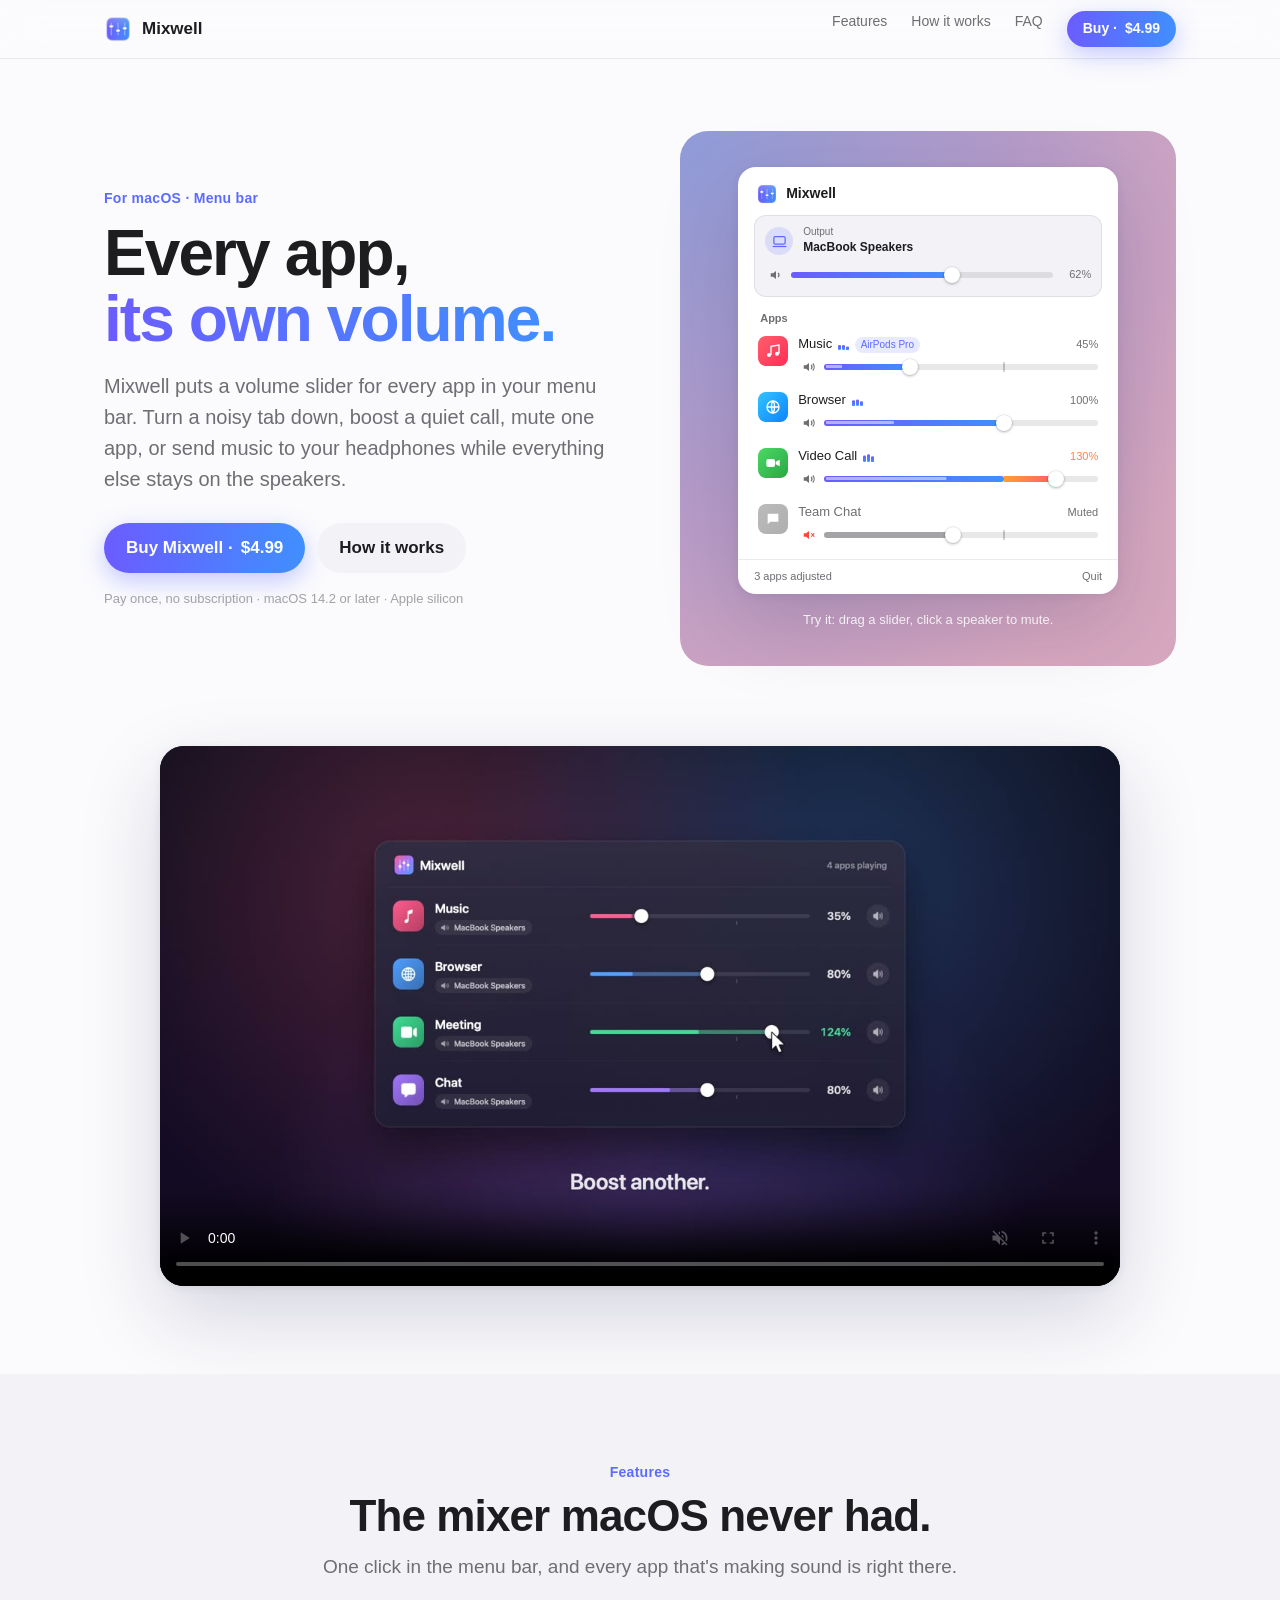
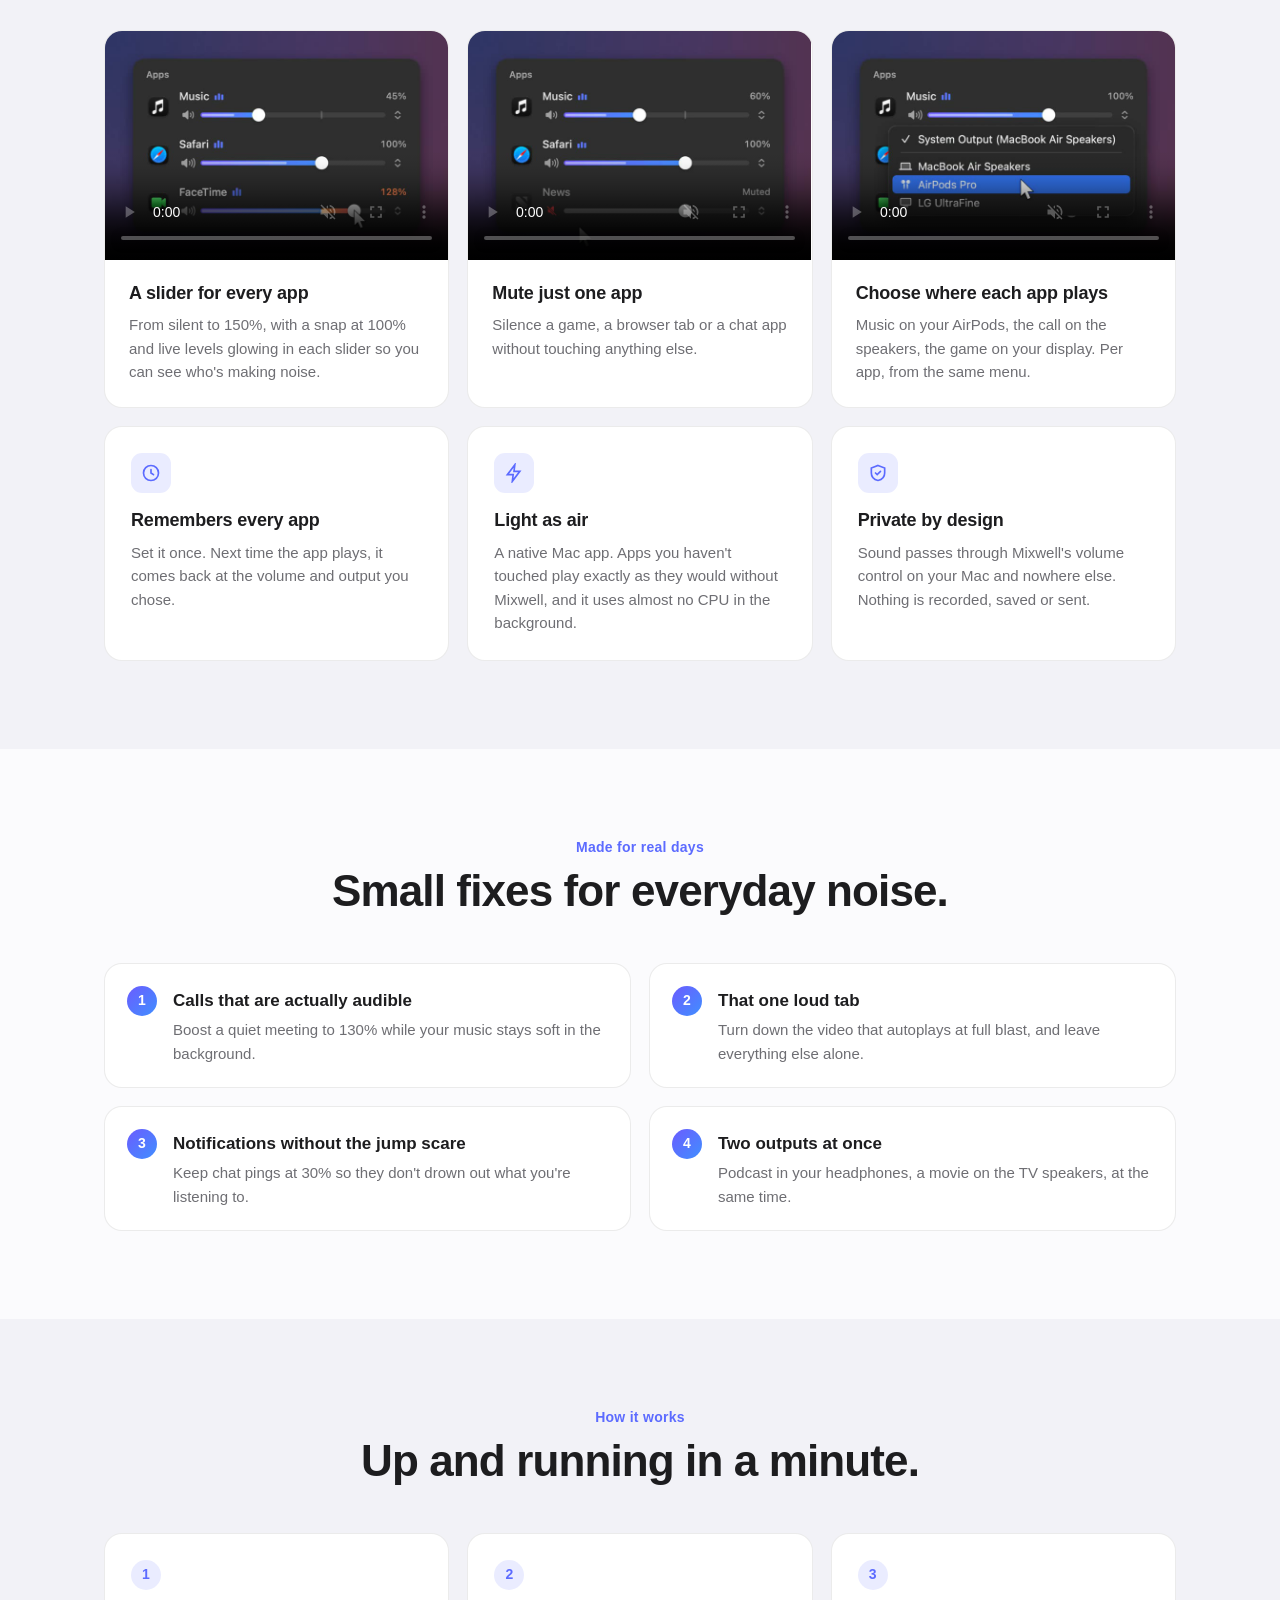
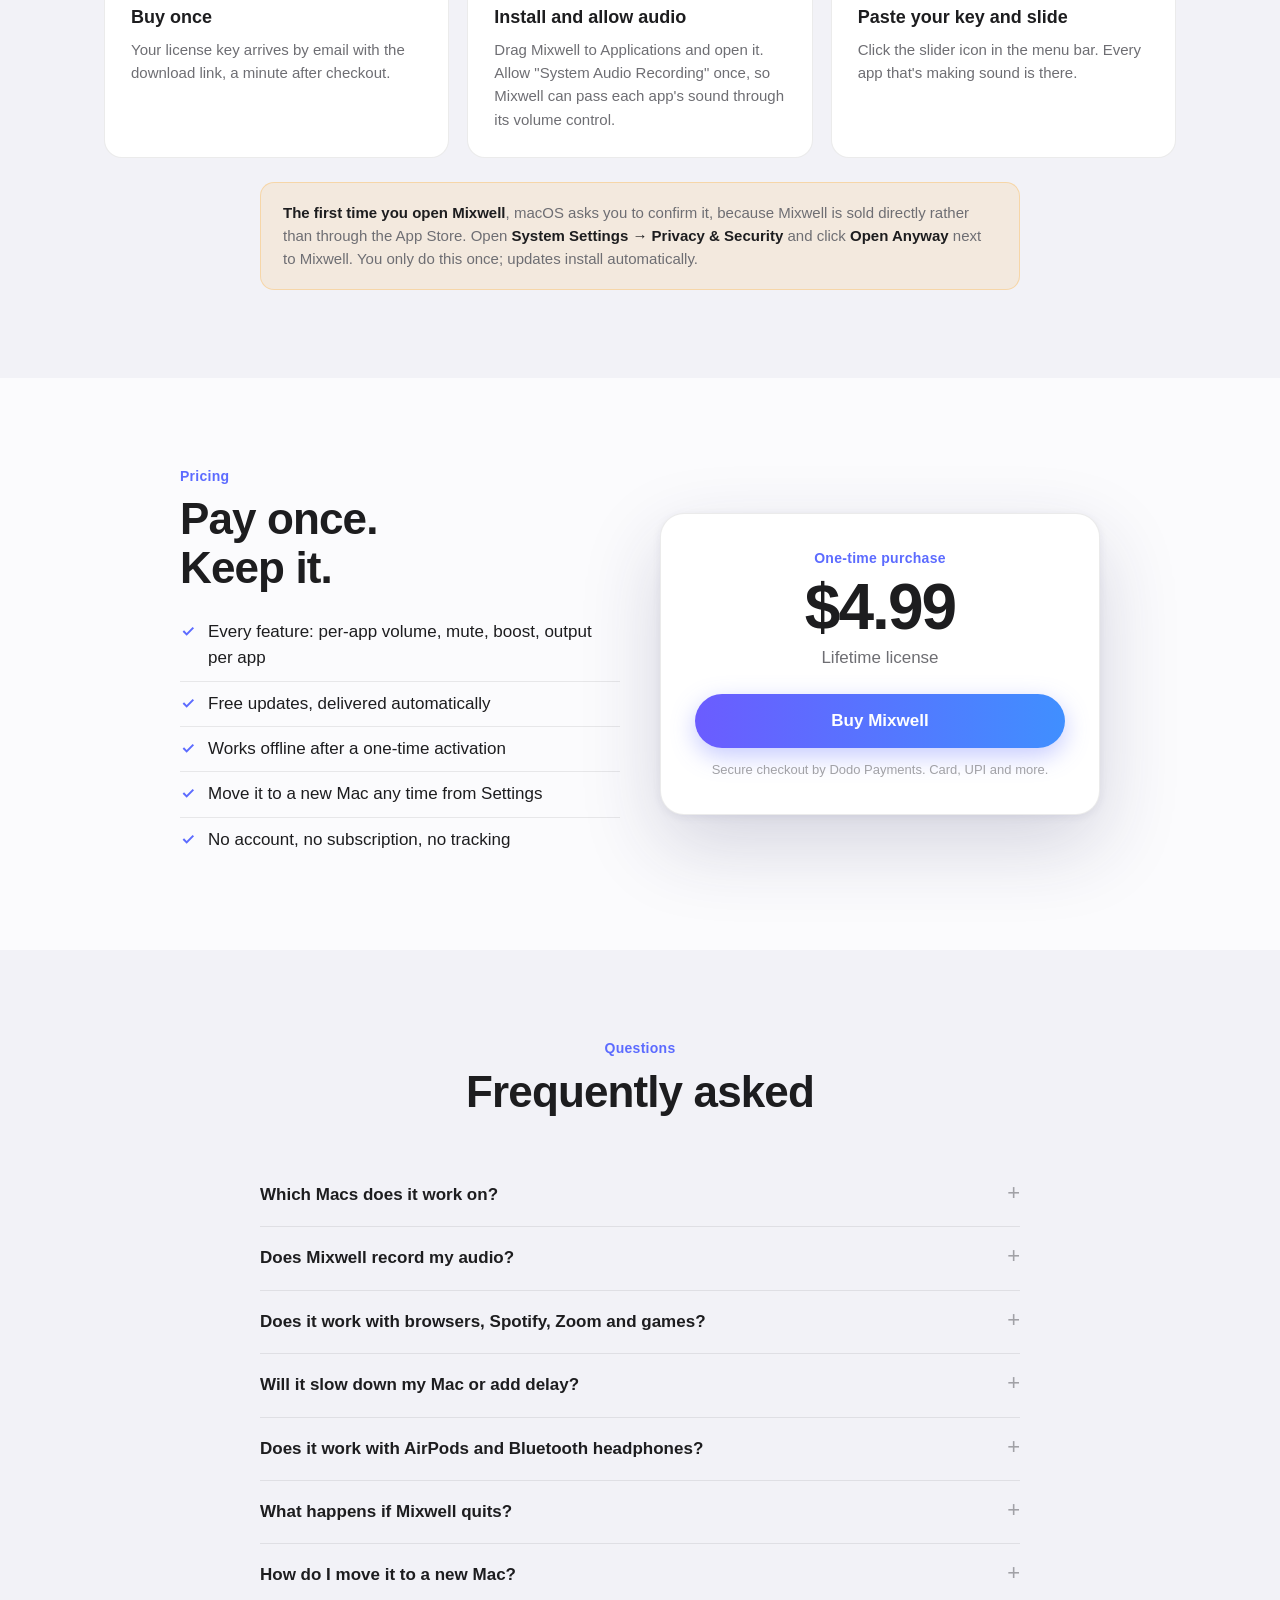
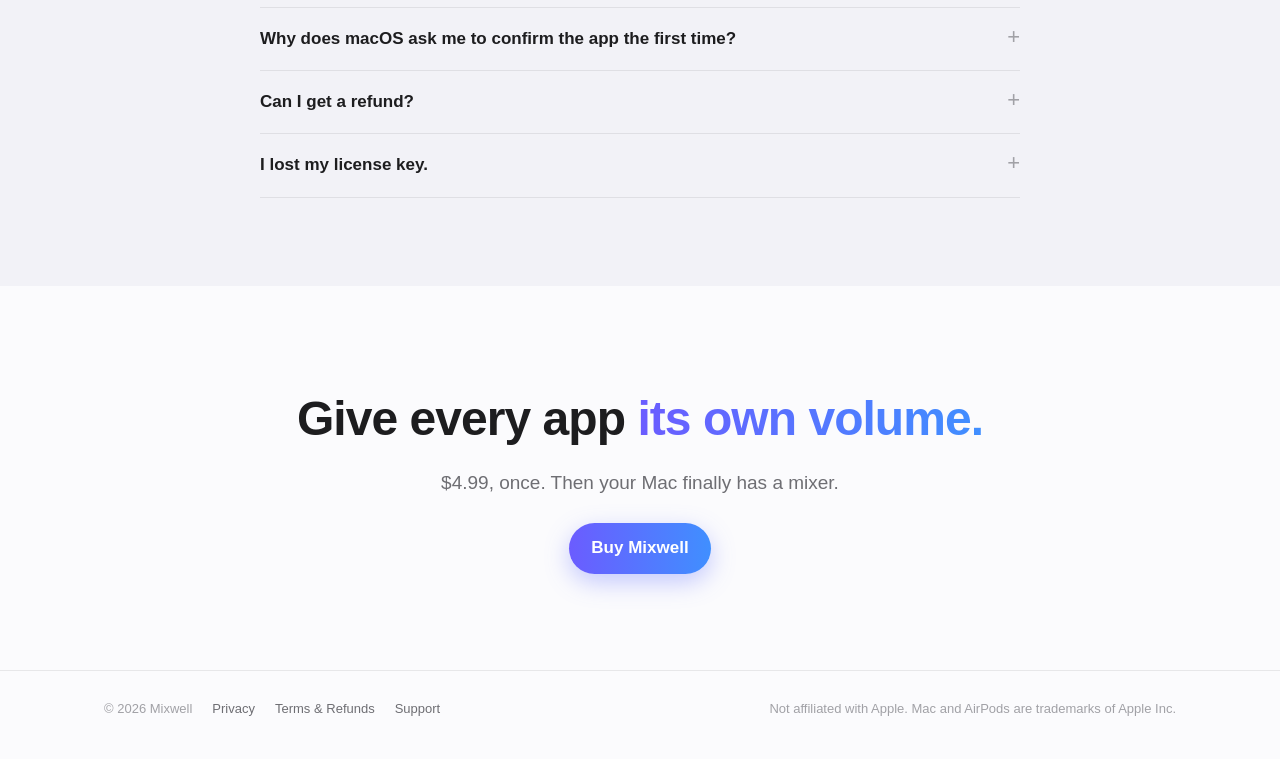
<file: index.html>
<!doctype html>
<html lang="en">
<head>
<meta charset="utf-8">
<meta name="viewport" content="width=device-width, initial-scale=1">
<title>Mixwell — Per-App Volume for Mac</title>
<meta name="description" content="Mixwell gives every app on your Mac its own volume slider. Turn one app down, boost a quiet call, mute a tab, or send music to your headphones. One-time purchase.">
<meta property="og:title" content="Mixwell — Every app, its own volume">
<meta property="og:description" content="A volume slider for every app on your Mac, right in the menu bar. Pay once.">
<meta property="og:image" content="icon.png">
<link rel="icon" href="favicon.png">
<style>
  :root {
    --bg: #fbfbfd;
    --bg-alt: #f2f2f7;
    --surface: #ffffff;
    --text: #1d1d1f;
    --muted: #6e6e73;
    --faint: #a1a1a6;
    --line: rgba(0, 0, 0, 0.08);
    --track: rgba(0, 0, 0, 0.09);
    --accent-a: #6b5cff;
    --accent-b: #408fff;
    --accent: #5c6bff;
    --boost-a: #ff9e33;
    --boost-b: #ff5c6b;
    --shadow: 0 30px 80px rgba(40, 40, 90, 0.18), 0 2px 8px rgba(40, 40, 90, 0.08);
    --radius: 18px;
  }
  :root[data-theme="dark"] {
    --bg: #0d0d10; --bg-alt: #151519; --surface: #1f1f24; --text: #f5f5f7; --muted: #a1a1a6;
    --faint: #6e6e73; --line: rgba(255, 255, 255, 0.09); --track: rgba(255, 255, 255, 0.12);
    --shadow: 0 30px 80px rgba(0, 0, 0, 0.55), 0 2px 8px rgba(0, 0, 0, 0.4);
  }
  @media (prefers-color-scheme: dark) {
    :root:not([data-theme="light"]) {
      --bg: #0d0d10; --bg-alt: #151519; --surface: #1f1f24; --text: #f5f5f7; --muted: #a1a1a6;
      --faint: #6e6e73; --line: rgba(255, 255, 255, 0.09); --track: rgba(255, 255, 255, 0.12);
      --shadow: 0 30px 80px rgba(0, 0, 0, 0.55), 0 2px 8px rgba(0, 0, 0, 0.4);
    }
  }

  * { box-sizing: border-box; }
  html { scroll-behavior: smooth; }
  body {
    margin: 0;
    background: var(--bg);
    color: var(--text);
    font: 17px/1.55 -apple-system, BlinkMacSystemFont, "SF Pro Text", "Helvetica Neue", Helvetica, Arial, sans-serif;
    -webkit-font-smoothing: antialiased;
  }
  a { color: inherit; }
  .wrap { max-width: 1120px; margin: 0 auto; padding: 0 24px; }
  .gradient-text {
    background: linear-gradient(90deg, var(--accent-a), var(--accent-b));
    -webkit-background-clip: text; background-clip: text; color: transparent;
  }

  /* Nav */
  nav {
    position: sticky; top: 0; z-index: 10;
    backdrop-filter: saturate(180%) blur(18px); -webkit-backdrop-filter: saturate(180%) blur(18px);
    background: color-mix(in srgb, var(--bg) 78%, transparent);
    border-bottom: 1px solid var(--line);
  }
  nav .wrap { display: flex; align-items: center; height: 58px; gap: 28px; }
  .brand { display: flex; align-items: center; gap: 10px; font-weight: 700; text-decoration: none; font-size: 17px; }
  .brand img { width: 28px; height: 28px; }
  nav .links { display: flex; gap: 24px; margin-left: auto; font-size: 14px; }
  nav .links a { text-decoration: none; color: var(--muted); }
  nav .links a:hover { color: var(--text); }
  nav .links a.btn-primary, nav .links a.btn-primary:hover { color: #fff; }

  .btn {
    display: inline-flex; align-items: center; justify-content: center; gap: 8px;
    border: 0; border-radius: 999px; cursor: pointer; text-decoration: none; font: inherit; font-weight: 600;
    padding: 12px 22px; transition: transform .15s ease, box-shadow .15s ease, opacity .15s;
  }
  .btn:active { transform: scale(.98); }
  .btn-primary {
    color: #fff; background: linear-gradient(90deg, var(--accent-a), var(--accent-b));
    box-shadow: 0 8px 24px color-mix(in srgb, var(--accent) 35%, transparent);
  }
  .btn-primary:hover { box-shadow: 0 12px 32px color-mix(in srgb, var(--accent) 45%, transparent); }
  .btn-ghost { color: var(--text); background: var(--bg-alt); }
  .btn-small { padding: 7px 16px; font-size: 14px; }

  /* Hero */
  .hero { padding: 72px 0 40px; }
  .hero .wrap { display: grid; grid-template-columns: 1.05fr 1fr; gap: 56px; align-items: center; }
  .eyebrow { font-size: 14px; font-weight: 600; color: var(--accent); letter-spacing: .02em; }
  h1 { font-size: clamp(40px, 5.4vw, 64px); line-height: 1.04; letter-spacing: -0.03em; margin: 10px 0 18px; }
  .lede { font-size: 20px; color: var(--muted); max-width: 30em; margin: 0 0 28px; }
  .cta { display: flex; gap: 12px; flex-wrap: wrap; align-items: center; }
  .fineprint { margin-top: 16px; font-size: 13px; color: var(--faint); }

  /* Mixer demo (mirrors the real app) */
  .stage {
    position: relative; padding: 36px; border-radius: 28px;
    background: radial-gradient(120% 120% at 0% 0%, #8f9bd8 0%, #b49bc9 55%, #d7a7bf 100%);
  }
  :root[data-theme="dark"] .stage { background: radial-gradient(120% 120% at 0% 0%, #2f3566 0%, #4b3561 55%, #5b3048 100%); }
  @media (prefers-color-scheme: dark) { :root:not([data-theme="light"]) .stage { background: radial-gradient(120% 120% at 0% 0%, #2f3566 0%, #4b3561 55%, #5b3048 100%); } }
  .panel {
    width: 100%; max-width: 380px; margin: 0 auto; background: var(--surface); border-radius: var(--radius);
    box-shadow: var(--shadow); padding: 16px 12px 6px; font-size: 13px; user-select: none; -webkit-user-select: none;
    text-align: left; line-height: 1.4;
  }
  .panel-head { display: flex; align-items: center; gap: 8px; padding: 0 6px 10px; }
  .panel-head img { width: 22px; height: 22px; }
  .panel-head b { font-size: 14px; }
  .out-card { margin: 0 4px 6px; padding: 10px; border-radius: 12px; background: var(--bg-alt); border: 1px solid var(--line); }
  .out-name { display: flex; align-items: center; gap: 10px; margin-bottom: 8px; }
  .out-icon {
    width: 28px; height: 28px; border-radius: 50%; display: grid; place-items: center;
    background: color-mix(in srgb, var(--accent) 16%, transparent); color: var(--accent);
  }
  .out-name small { display: block; color: var(--muted); font-size: 10px; line-height: 1.2; }
  .out-name span { font-weight: 600; font-size: 12px; }
  .section-title { color: var(--muted); font-size: 11px; font-weight: 600; padding: 8px 10px 2px; }
  .row { display: flex; gap: 10px; padding: 7px 8px; border-radius: 10px; }
  .row:hover { background: color-mix(in srgb, var(--text) 4%, transparent); }
  .app-icon { width: 30px; height: 30px; border-radius: 8px; flex: none; display: grid; place-items: center; color: #fff; }
  .row.muted .app-icon { filter: grayscale(1); opacity: .5; }
  .row-main { flex: 1; min-width: 0; }
  .row-top { display: flex; align-items: center; gap: 6px; height: 18px; }
  .row-top .name { font-weight: 500; }
  .row.muted .name { color: var(--muted); }
  .chip { font-size: 10px; font-weight: 500; padding: 1px 6px; border-radius: 99px; color: var(--accent); background: color-mix(in srgb, var(--accent) 14%, transparent); white-space: nowrap; }
  .eq { display: inline-flex; align-items: flex-end; gap: 1.5px; height: 10px; }
  .eq i { width: 2.5px; height: 10px; border-radius: 2px; background: linear-gradient(var(--accent-a), var(--accent-b)); transform-origin: bottom; }
  .row.muted .eq, .row:not(.playing) .eq { display: none; }
  .pct { margin-left: auto; font-size: 11px; color: var(--muted); font-variant-numeric: tabular-nums; }
  .pct.boost { color: #ff7f4d; }
  .row-bottom { display: flex; align-items: center; gap: 4px; margin-top: 2px; }
  .icon-btn { width: 22px; height: 22px; border: 0; padding: 0; background: none; color: var(--muted); border-radius: 50%; cursor: pointer; display: grid; place-items: center; }
  .icon-btn:hover { background: color-mix(in srgb, var(--text) 8%, transparent); }
  .row.muted .mute { color: #ff453a; }

  .slider { position: relative; flex: 1; height: 18px; cursor: pointer; touch-action: none; }
  .slider .track, .slider .fill, .slider .boostfill, .slider .glow { position: absolute; top: 6px; height: 6px; border-radius: 3px; }
  .slider .track { left: 0; right: 0; background: var(--track); }
  .slider .fill { left: 0; background: linear-gradient(90deg, var(--accent-a), var(--accent-b)); }
  .slider .boostfill { background: linear-gradient(90deg, var(--boost-a), var(--boost-b)); border-radius: 0 3px 3px 0; }
  .slider .glow { top: 7.5px; height: 3px; left: 1.5px; background: rgba(255, 255, 255, .5); transform-origin: left; }
  .row.muted .slider .fill { background: color-mix(in srgb, var(--muted) 55%, transparent); }
  .row.muted .slider .glow, .row.muted .slider .boostfill { display: none; }
  .slider .tick { position: absolute; top: 4px; width: 2px; height: 10px; border-radius: 1px; background: color-mix(in srgb, var(--text) 22%, transparent); }
  .slider .knob {
    position: absolute; top: 1px; width: 16px; height: 16px; border-radius: 50%; background: #fff;
    box-shadow: 0 1px 3px rgba(0, 0, 0, .3), 0 0 0 .5px rgba(0, 0, 0, .08); transition: transform .15s;
  }
  .slider.dragging .knob { transform: scale(1.12); }
  .panel-foot { display: flex; justify-content: space-between; border-top: 1px solid var(--line); margin: 6px -12px 0; padding: 9px 16px 4px; font-size: 11px; color: var(--muted); }
  .demo-hint { text-align: center; color: rgba(255, 255, 255, .85); font-size: 13px; margin-top: 16px; }

  /* Teaser video */
  .film { padding: 40px 0 88px; }
  .film-frame {
    max-width: 960px; margin: 0 auto; border-radius: 24px; overflow: hidden; background: #0d0b1a;
    box-shadow: var(--shadow); aspect-ratio: 16 / 9;
  }
  .film-frame video { display: block; width: 100%; height: 100%; object-fit: cover; }

  /* Sections */
  section { padding: 88px 0; }
  section.alt { background: var(--bg-alt); }
  .section-head { text-align: center; max-width: 640px; margin: 0 auto 48px; }
  .section-head h2 { font-size: clamp(30px, 3.6vw, 44px); letter-spacing: -0.02em; line-height: 1.1; margin: 8px 0 12px; }
  .section-head p { color: var(--muted); margin: 0; font-size: 19px; }

  .features { display: grid; grid-template-columns: repeat(3, 1fr); gap: 18px; }
  .feature { background: var(--surface); border: 1px solid var(--line); border-radius: var(--radius); padding: 26px; }
  section.alt .feature { background: var(--surface); }
  /* Feature clips: recorded from the app's real views */
  .features + .features { margin-top: 18px; }
  .feature.media { padding: 0; overflow: hidden; }
  .feature.media video { display: block; width: 100%; aspect-ratio: 3 / 2; object-fit: cover; background: #3b2f55; }
  .feature.media .body { padding: 20px 24px 24px; }
  .feature .f-icon {
    width: 40px; height: 40px; border-radius: 11px; display: grid; place-items: center; margin-bottom: 14px; color: var(--accent);
    background: color-mix(in srgb, var(--accent) 13%, transparent);
  }
  .feature h3 { margin: 0 0 6px; font-size: 18px; letter-spacing: -0.01em; }
  .feature p { margin: 0; color: var(--muted); font-size: 15px; }

  .uses { display: grid; grid-template-columns: repeat(2, 1fr); gap: 18px; }
  .use { display: flex; gap: 16px; align-items: flex-start; padding: 22px; border-radius: var(--radius); border: 1px solid var(--line); background: var(--surface); }
  .use .num { font-weight: 700; font-size: 14px; color: #fff; width: 30px; height: 30px; flex: none; border-radius: 50%; display: grid; place-items: center; background: linear-gradient(135deg, var(--accent-a), var(--accent-b)); }
  .use h3 { margin: 2px 0 4px; font-size: 17px; }
  .use p { margin: 0; color: var(--muted); font-size: 15px; }

  .steps { display: grid; grid-template-columns: repeat(3, 1fr); gap: 18px; counter-reset: step; }
  .step { padding: 26px; border-radius: var(--radius); background: var(--surface); border: 1px solid var(--line); }
  .step::before {
    counter-increment: step; content: counter(step);
    display: grid; place-items: center; width: 30px; height: 30px; border-radius: 50%; margin-bottom: 14px;
    font-weight: 700; font-size: 14px; color: var(--accent); background: color-mix(in srgb, var(--accent) 13%, transparent);
  }
  .step h3 { margin: 0 0 6px; font-size: 18px; }
  .step p { margin: 0; color: var(--muted); font-size: 15px; }
  .note {
    margin: 24px auto 0; max-width: 760px; padding: 18px 22px; border-radius: 14px; font-size: 15px; color: var(--muted);
    background: color-mix(in srgb, #ff9f0a 10%, transparent); border: 1px solid color-mix(in srgb, #ff9f0a 25%, transparent);
  }
  .note b { color: var(--text); }

  .pricing { display: grid; grid-template-columns: 1fr 1fr; gap: 40px; align-items: center; max-width: 920px; margin: 0 auto; }
  .price-card {
    background: var(--surface); border-radius: 24px; padding: 34px; border: 1px solid var(--line); box-shadow: var(--shadow); text-align: center;
  }
  .price { font-size: 64px; font-weight: 700; letter-spacing: -0.03em; line-height: 1; margin: 6px 0; }
  .price-card .once { color: var(--muted); margin-bottom: 22px; }
  .price-card .btn { width: 100%; padding: 14px; font-size: 17px; }
  .price-card small { display: block; margin-top: 12px; color: var(--faint); font-size: 13px; }
  .checks { list-style: none; padding: 0; margin: 0; }
  .checks li { display: flex; gap: 12px; padding: 9px 0; border-bottom: 1px solid var(--line); }
  .checks li:last-child { border-bottom: 0; }
  .checks svg { flex: none; margin-top: 4px; color: var(--accent); }

  .faq { max-width: 760px; margin: 0 auto; }
  details { border-bottom: 1px solid var(--line); padding: 18px 0; }
  summary { cursor: pointer; font-weight: 600; list-style: none; display: flex; justify-content: space-between; gap: 16px; }
  summary::-webkit-details-marker { display: none; }
  summary::after { content: "+"; color: var(--faint); font-weight: 400; font-size: 22px; line-height: 1; }
  details[open] summary::after { content: "−"; }
  details p { color: var(--muted); margin: 10px 0 0; font-size: 16px; }

  .final { text-align: center; padding: 96px 0; }
  .final h2 { font-size: clamp(32px, 4vw, 48px); letter-spacing: -0.02em; margin: 0 0 12px; }
  .final p { color: var(--muted); margin: 0 0 26px; font-size: 19px; }

  footer { border-top: 1px solid var(--line); padding: 28px 0 40px; font-size: 13px; color: var(--faint); }
  footer .wrap { display: flex; gap: 20px; flex-wrap: wrap; align-items: center; }
  footer a { color: var(--muted); text-decoration: none; }
  footer .spacer { margin-left: auto; }

  @media (max-width: 900px) {
    .hero .wrap { grid-template-columns: 1fr; gap: 40px; }
    .hero { padding-top: 48px; text-align: center; }
    .lede { margin-left: auto; margin-right: auto; }
    .cta { justify-content: center; }
    .features { grid-template-columns: 1fr 1fr; }
    .features:has(.media) { grid-template-columns: 1fr; max-width: 560px; margin-left: auto; margin-right: auto; }
    .steps, .pricing { grid-template-columns: 1fr; }
  }
  @media (max-width: 640px) {
    nav .links a:not(.btn) { display: none; }
    .features, .uses { grid-template-columns: 1fr; }
    .wrap { padding: 0 16px; }
    .stage { padding: 18px; border-radius: 22px; }
    section { padding: 64px 0; }
    .lede { font-size: 18px; }
  }
  @media (prefers-reduced-motion: reduce) { html { scroll-behavior: auto; } }
</style>
</head>
<body>
<nav>
  <div class="wrap">
    <a class="brand" href="#"><img src="icon.png" alt="">Mixwell</a>
    <div class="links">
      <a href="#features">Features</a>
      <a href="#how">How it works</a>
      <a href="#faq">FAQ</a>
      <a class="btn btn-primary btn-small buy" href="#pricing">Buy · <span class="price-text">$4.99</span></a>
    </div>
  </div>
</nav>

<header class="hero">
  <div class="wrap">
    <div>
      <div class="eyebrow">For macOS · Menu bar</div>
      <h1>Every app,<br><span class="gradient-text">its own volume.</span></h1>
      <p class="lede">Mixwell puts a volume slider for every app in your menu bar. Turn a noisy tab down, boost a quiet call, mute one app, or send music to your headphones while everything else stays on the speakers.</p>
      <div class="cta">
        <a class="btn btn-primary buy" href="#pricing">Buy Mixwell · <span class="price-text">$4.99</span></a>
        <a class="btn btn-ghost" href="#how">How it works</a>
      </div>
      <div class="fineprint">Pay once, no subscription · macOS 14.2 or later · Apple silicon</div>
    </div>
    <div>
      <div class="stage">
        <div class="panel" id="demo" aria-label="Interactive preview of the Mixwell menu">
          <div class="panel-head"><img src="icon.png" alt=""><b>Mixwell</b></div>
          <div class="out-card">
            <div class="out-name">
              <div class="out-icon"><svg width="15" height="15" viewBox="0 0 24 24" fill="none" stroke="currentColor" stroke-width="2"><rect x="3" y="4" width="18" height="12" rx="2"/><path d="M1 20h22"/></svg></div>
              <div><small>Output</small><span>MacBook Speakers</span></div>
            </div>
            <div class="row-bottom" style="margin:0">
              <button class="icon-btn" aria-label="System volume" tabindex="-1"><svg width="14" height="14" viewBox="0 0 24 24" fill="currentColor"><path d="M3 9h4l5-4v14l-5-4H3z"/><path d="M15.5 8.5a5 5 0 0 1 0 7" stroke="currentColor" stroke-width="2" fill="none"/></svg></button>
              <div class="slider" data-value="0.62" data-max="1"></div>
              <span class="pct" style="width:34px;text-align:right">62%</span>
            </div>
          </div>
          <div class="section-title">Apps</div>
          <div id="rows"></div>
          <div class="panel-foot"><span id="adjusted">3 apps adjusted</span><span>Quit</span></div>
        </div>
        <div class="demo-hint">Try it: drag a slider, click a speaker to mute.</div>
      </div>
    </div>
  </div>
</header>

<section class="film" aria-label="Mixwell in action">
  <div class="wrap">
    <div class="film-frame">
      <video id="teaser" data-autoplay src="teaser.mp4" poster="teaser-poster.jpg" muted loop playsinline preload="metadata"
             aria-label="A 13-second demo: turning Music down, boosting a meeting, muting chat and sending the browser to headphones."></video>
    </div>
  </div>
</section>

<section id="features" class="alt">
  <div class="wrap">
    <div class="section-head">
      <div class="eyebrow">Features</div>
      <h2>The mixer macOS never had.</h2>
      <p>One click in the menu bar, and every app that's making sound is right there.</p>
    </div>
    <div class="features">
      <div class="feature media">
        <video data-autoplay src="feature-sliders.mp4" poster="feature-sliders.jpg" muted loop playsinline preload="metadata"
               aria-label="Dragging Music down to 45% and boosting FaceTime to 130%, then double-clicking each back to 100%."></video>
        <div class="body">
          <h3>A slider for every app</h3>
          <p>From silent to 150%, with a snap at 100% and live levels glowing in each slider so you can see who's making noise.</p>
        </div>
      </div>
      <div class="feature media">
        <video data-autoplay src="feature-mute.mp4" poster="feature-mute.jpg" muted loop playsinline preload="metadata"
               aria-label="Clicking the speaker next to News to mute it, then clicking again to unmute."></video>
        <div class="body">
          <h3>Mute just one app</h3>
          <p>Silence a game, a browser tab or a chat app without touching anything else.</p>
        </div>
      </div>
      <div class="feature media">
        <video data-autoplay src="feature-route.mp4" poster="feature-route.jpg" muted loop playsinline preload="metadata"
               aria-label="Opening Music's output menu and sending it to AirPods Pro, then back to the system output."></video>
        <div class="body">
          <h3>Choose where each app plays</h3>
          <p>Music on your AirPods, the call on the speakers, the game on your display. Per app, from the same menu.</p>
        </div>
      </div>
    </div>
    <div class="features">
      <div class="feature">
        <div class="f-icon"><svg width="20" height="20" viewBox="0 0 24 24" fill="none" stroke="currentColor" stroke-width="2" stroke-linecap="round"><path d="M12 8v4l3 2"/><circle cx="12" cy="12" r="9"/></svg></div>
        <h3>Remembers every app</h3>
        <p>Set it once. Next time the app plays, it comes back at the volume and output you chose.</p>
      </div>
      <div class="feature">
        <div class="f-icon"><svg width="20" height="20" viewBox="0 0 24 24" fill="none" stroke="currentColor" stroke-width="2" stroke-linecap="round"><path d="M13 2L4 14h7l-1 8 9-12h-7z"/></svg></div>
        <h3>Light as air</h3>
        <p>A native Mac app. Apps you haven't touched play exactly as they would without Mixwell, and it uses almost no CPU in the background.</p>
      </div>
      <div class="feature">
        <div class="f-icon"><svg width="20" height="20" viewBox="0 0 24 24" fill="none" stroke="currentColor" stroke-width="2" stroke-linecap="round"><path d="M12 3l8 3v6c0 5-3.5 8-8 9-4.5-1-8-4-8-9V6z"/><path d="M9 12l2 2 4-4"/></svg></div>
        <h3>Private by design</h3>
        <p>Sound passes through Mixwell's volume control on your Mac and nowhere else. Nothing is recorded, saved or sent.</p>
      </div>
    </div>
  </div>
</section>

<section>
  <div class="wrap">
    <div class="section-head">
      <div class="eyebrow">Made for real days</div>
      <h2>Small fixes for everyday noise.</h2>
    </div>
    <div class="uses">
      <div class="use"><div class="num">1</div><div><h3>Calls that are actually audible</h3><p>Boost a quiet meeting to 130% while your music stays soft in the background.</p></div></div>
      <div class="use"><div class="num">2</div><div><h3>That one loud tab</h3><p>Turn down the video that autoplays at full blast, and leave everything else alone.</p></div></div>
      <div class="use"><div class="num">3</div><div><h3>Notifications without the jump scare</h3><p>Keep chat pings at 30% so they don't drown out what you're listening to.</p></div></div>
      <div class="use"><div class="num">4</div><div><h3>Two outputs at once</h3><p>Podcast in your headphones, a movie on the TV speakers, at the same time.</p></div></div>
    </div>
  </div>
</section>

<section id="how" class="alt">
  <div class="wrap">
    <div class="section-head">
      <div class="eyebrow">How it works</div>
      <h2>Up and running in a minute.</h2>
    </div>
    <div class="steps">
      <div class="step"><h3>Buy once</h3><p>Your license key arrives by email with the download link, a minute after checkout.</p></div>
      <div class="step"><h3>Install and allow audio</h3><p>Drag Mixwell to Applications and open it. Allow "System Audio Recording" once, so Mixwell can pass each app's sound through its volume control.</p></div>
      <div class="step"><h3>Paste your key and slide</h3><p>Click the slider icon in the menu bar. Every app that's making sound is there.</p></div>
    </div>
    <div class="note">
      <b>The first time you open Mixwell</b>, macOS asks you to confirm it, because Mixwell is sold directly rather than through the App Store.
      Open <b>System Settings → Privacy &amp; Security</b> and click <b>Open Anyway</b> next to Mixwell. You only do this once; updates install automatically.
    </div>
  </div>
</section>

<section id="pricing">
  <div class="wrap">
    <div class="pricing">
      <div>
        <div class="eyebrow">Pricing</div>
        <h2 style="font-size:clamp(30px,3.6vw,44px);letter-spacing:-.02em;line-height:1.1;margin:8px 0 18px">Pay once.<br>Keep it.</h2>
        <ul class="checks">
          <li><svg width="16" height="16" viewBox="0 0 24 24" fill="none" stroke="currentColor" stroke-width="3"><path d="M5 12l5 5L20 7"/></svg>Every feature: per-app volume, mute, boost, output per app</li>
          <li><svg width="16" height="16" viewBox="0 0 24 24" fill="none" stroke="currentColor" stroke-width="3"><path d="M5 12l5 5L20 7"/></svg>Free updates, delivered automatically</li>
          <li><svg width="16" height="16" viewBox="0 0 24 24" fill="none" stroke="currentColor" stroke-width="3"><path d="M5 12l5 5L20 7"/></svg>Works offline after a one-time activation</li>
          <li><svg width="16" height="16" viewBox="0 0 24 24" fill="none" stroke="currentColor" stroke-width="3"><path d="M5 12l5 5L20 7"/></svg>Move it to a new Mac any time from Settings</li>
          <li><svg width="16" height="16" viewBox="0 0 24 24" fill="none" stroke="currentColor" stroke-width="3"><path d="M5 12l5 5L20 7"/></svg>No account, no subscription, no tracking</li>
        </ul>
      </div>
      <div class="price-card">
        <div class="eyebrow">One-time purchase</div>
        <div class="price price-text">$4.99</div>
        <div class="once">Lifetime license</div>
        <a class="btn btn-primary buy" href="#pricing">Buy Mixwell</a>
        <small>Secure checkout by Dodo Payments. Card, UPI and more.</small>
      </div>
    </div>
  </div>
</section>

<section id="faq" class="alt">
  <div class="wrap">
    <div class="section-head"><div class="eyebrow">Questions</div><h2>Frequently asked</h2></div>
    <div class="faq">
      <details><summary>Which Macs does it work on?</summary><p>Macs with Apple silicon (M1 or later) running macOS 14.2 Sonoma or later, including Sequoia, Tahoe and Golden Gate.</p></details>
      <details><summary>Does Mixwell record my audio?</summary><p>No. macOS calls the permission "System Audio Recording" because Mixwell has to receive an app's sound in order to change its volume. The sound goes straight from the app, through Mixwell's volume control, to your speakers or headphones. It is never stored or sent anywhere.</p></details>
      <details><summary>Does it work with browsers, Spotify, Zoom and games?</summary><p>Yes. Anything that plays sound shows up, including individual browsers. Safari and Chrome are each controlled as one app, including their tabs.</p></details>
      <details><summary>Will it slow down my Mac or add delay?</summary><p>Apps you leave at 100% are not touched at all. Apps you adjust get about 24 milliseconds of extra delay, well below what you can notice in video or calls. When an adjusted app goes quiet, Mixwell stops processing it, so your speakers or headphones can rest. In the background Mixwell uses around 0.1% CPU.</p></details>
      <details><summary>Does it work with AirPods and Bluetooth headphones?</summary><p>Yes, at full quality. Mixwell doesn't use your headphones' microphone, so they stay out of the lower-quality call mode.</p></details>
      <details><summary>What happens if Mixwell quits?</summary><p>Every app goes straight back to playing normally, at its usual volume, on its usual output.</p></details>
      <details><summary>How do I move it to a new Mac?</summary><p>On the old Mac, open Mixwell Settings and click Deactivate under License. Then activate the same key on the new Mac. Your license works on <span class="activations">2</span> Macs at a time.</p></details>
      <details><summary>Why does macOS ask me to confirm the app the first time?</summary><p>Mixwell is sold directly, not through the App Store, so macOS asks you to approve it once: System Settings → Privacy &amp; Security → Open Anyway. After that it opens normally and updates itself.</p></details>
      <details><summary>Can I get a refund?</summary><p>Yes. If Mixwell isn't right for you, email <a class="support-link" href="#">support</a> within <span class="refund-days">14</span> days of purchase for a full refund.</p></details>
      <details><summary>I lost my license key.</summary><p>It's in your purchase email from Dodo Payments. If you can't find it, email <a class="support-link" href="#">support</a> with your purchase email address.</p></details>
    </div>
  </div>
</section>

<div class="final">
  <div class="wrap">
    <h2>Give every app <span class="gradient-text">its own volume.</span></h2>
    <p><span class="price-text">$4.99</span>, once. Then your Mac finally has a mixer.</p>
    <a class="btn btn-primary buy" href="#pricing">Buy Mixwell</a>
  </div>
</div>

<footer>
  <div class="wrap">
    <span>© <span id="year">2026</span> Mixwell</span>
    <a href="privacy.html">Privacy</a>
    <a href="terms.html">Terms &amp; Refunds</a>
    <a class="support-link" href="#">Support</a>
    <span class="spacer"></span>
    <span>Not affiliated with Apple. Mac and AirPods are trademarks of Apple Inc.</span>
  </div>
</footer>

<script>
  // ---- Store settings: edit these, nothing else. ----
  const CONFIG = {
    buyUrl: "https://checkout.dodopayments.com/buy/pdt_0Nrj8Nn3QFFHB6kjv6m0T?quantity=1",
    supportEmail: "kumar.aayush2310@gmail.com",
    price: "$4.99",
    activations: 2,   // match the License Key entitlement in Dodo
    refundDays: 14,
  };

  const set = (v) => v && !v.includes("REPLACE");
  document.querySelectorAll(".price-text").forEach((el) => (el.textContent = CONFIG.price));
  document.querySelectorAll(".activations").forEach((el) => (el.textContent = CONFIG.activations));
  document.querySelectorAll(".refund-days").forEach((el) => (el.textContent = CONFIG.refundDays));
  document.getElementById("year").textContent = new Date().getFullYear();
  if (set(CONFIG.buyUrl)) document.querySelectorAll(".buy").forEach((a) => (a.href = CONFIG.buyUrl));
  if (set(CONFIG.supportEmail)) document.querySelectorAll(".support-link").forEach((a) => (a.href = "mailto:" + CONFIG.supportEmail));

  // ?theme=dark / ?theme=light to preview a theme.
  const theme = new URLSearchParams(location.search).get("theme");
  if (theme === "dark" || theme === "light") document.documentElement.dataset.theme = theme;

  // ---- Interactive mixer preview ----
  const MAX = 1.5;
  const icons = {
    music: '<svg width="16" height="16" viewBox="0 0 24 24" fill="currentColor"><path d="M9 18V5l12-2v13" stroke="currentColor" stroke-width="2" fill="none"/><circle cx="6" cy="18" r="3"/><circle cx="18" cy="16" r="3"/></svg>',
    web: '<svg width="16" height="16" viewBox="0 0 24 24" fill="none" stroke="currentColor" stroke-width="2"><circle cx="12" cy="12" r="9"/><path d="M3 12h18M12 3c3 3 3 15 0 18M12 3c-3 3-3 15 0 18"/></svg>',
    call: '<svg width="16" height="16" viewBox="0 0 24 24" fill="currentColor"><rect x="2" y="6" width="13" height="12" rx="3"/><path d="M16 10l6-3v10l-6-3z"/></svg>',
    chat: '<svg width="16" height="16" viewBox="0 0 24 24" fill="currentColor"><path d="M4 4h16v12H8l-4 4z"/></svg>',
  };
  const apps = [
    { name: "Music", icon: "music", color: "linear-gradient(135deg,#ff5f6d,#ff2d55)", volume: 0.45, playing: true, chip: "AirPods Pro", base: 0.72 },
    { name: "Browser", icon: "web", color: "linear-gradient(135deg,#34c3ff,#0a84ff)", volume: 1, playing: true, base: 0.55 },
    { name: "Video Call", icon: "call", color: "linear-gradient(135deg,#4cd964,#28a745)", volume: 1.3, playing: true, base: 0.62 },
    { name: "Team Chat", icon: "chat", color: "linear-gradient(135deg,#bf5af2,#7d4cdb)", volume: 0.7, muted: true },
  ];

  const speaker = (muted) => muted
    ? '<svg width="14" height="14" viewBox="0 0 24 24" fill="currentColor"><path d="M3 9h4l5-4v14l-5-4H3z"/><path d="M16 9l5 6M21 9l-5 6" stroke="currentColor" stroke-width="2"/></svg>'
    : '<svg width="14" height="14" viewBox="0 0 24 24" fill="currentColor"><path d="M3 9h4l5-4v14l-5-4H3z"/><path d="M15.5 8.5a5 5 0 0 1 0 7M18.5 6a9 9 0 0 1 0 12" stroke="currentColor" stroke-width="2" fill="none"/></svg>';

  const rowsEl = document.getElementById("rows");
  apps.forEach((app, i) => {
    const row = document.createElement("div");
    row.className = "row" + (app.playing ? " playing" : "") + (app.muted ? " muted" : "");
    row.innerHTML = `
      <div class="app-icon" style="background:${app.color}">${icons[app.icon]}</div>
      <div class="row-main">
        <div class="row-top"><span class="name">${app.name}</span><span class="eq"><i></i><i></i><i></i></span>
          ${app.chip ? `<span class="chip">${app.chip}</span>` : ""}<span class="pct"></span></div>
        <div class="row-bottom">
          <button class="icon-btn mute" aria-label="Mute ${app.name}"></button>
          <div class="slider" data-max="${MAX}" aria-label="${app.name} volume" role="slider" tabindex="0"></div>
        </div>
      </div>`;
    rowsEl.appendChild(row);
    app.row = row;
    app.slider = row.querySelector(".slider");
    row.querySelector(".mute").addEventListener("click", () => { app.muted = !app.muted; render(app); });
    buildSlider(app.slider, () => app.volume, (v) => { app.volume = v; app.muted = false; render(app); });
    render(app);
  });

  function render(app) {
    app.row.classList.toggle("muted", !!app.muted);
    const pct = app.row.querySelector(".pct");
    pct.textContent = app.muted ? "Muted" : Math.round(app.volume * 100) + "%";
    pct.classList.toggle("boost", !app.muted && app.volume > 1);
    app.row.querySelector(".mute").innerHTML = speaker(app.muted);
    app.slider.update();
    const adjusted = apps.filter((a) => a.muted || Math.abs(a.volume - 1) > 0.004).length;
    document.getElementById("adjusted").textContent = adjusted ? `${adjusted} app${adjusted > 1 ? "s" : ""} adjusted` : "All apps at normal volume";
  }

  function buildSlider(el, get, set) {
    const max = parseFloat(el.dataset.max);
    el.innerHTML = '<div class="track"></div><div class="fill"></div><div class="boostfill"></div><div class="glow"></div>' +
      (max > 1 ? '<div class="tick"></div>' : "") + '<div class="knob"></div>';
    const knob = 16;
    el.update = () => {
      const w = el.clientWidth - knob, v = get(), x = (Math.min(v, max) / max) * w, unity = (1 / max) * w;
      el.querySelector(".fill").style.width = Math.min(x, unity) + knob / 2 + "px";
      const bf = el.querySelector(".boostfill");
      bf.style.left = unity + knob / 2 + "px";
      bf.style.width = Math.max(x - unity, 0) + "px";
      el.querySelector(".glow").style.width = Math.max(x + knob / 2 - 3, 0) + "px";
      el.querySelector(".knob").style.left = x + "px";
      const tick = el.querySelector(".tick");
      if (tick) { tick.style.left = unity + knob / 2 - 1 + "px"; tick.style.opacity = v > 1 ? 0 : 1; }
      el.setAttribute("aria-valuenow", Math.round(v * 100));
    };
    const fromEvent = (e) => {
      const r = el.getBoundingClientRect();
      let v = ((e.clientX - r.left - knob / 2) / (r.width - knob)) * max;
      v = Math.min(Math.max(v, 0), max);
      if (max > 1 && Math.abs(v - 1) < 0.035 * max) v = 1; // the 100% detent
      return v;
    };
    el.addEventListener("pointerdown", (e) => { el.setPointerCapture(e.pointerId); el.classList.add("dragging"); set(fromEvent(e)); });
    el.addEventListener("pointermove", (e) => { if (el.classList.contains("dragging")) set(fromEvent(e)); });
    el.addEventListener("pointerup", () => el.classList.remove("dragging"));
    el.addEventListener("dblclick", () => set(1));
    el.addEventListener("keydown", (e) => {
      if (e.key === "ArrowRight" || e.key === "ArrowUp") { set(Math.min(get() + 0.05, max)); e.preventDefault(); }
      if (e.key === "ArrowLeft" || e.key === "ArrowDown") { set(Math.max(get() - 0.05, 0)); e.preventDefault(); }
    });
    window.addEventListener("resize", el.update);
    requestAnimationFrame(el.update);
  }

  // System slider in the output card
  const sys = document.querySelector('.out-card .slider');
  let sysVol = 0.62;
  buildSlider(sys, () => sysVol, (v) => { sysVol = v; sys.update(); sys.parentElement.querySelector(".pct").textContent = Math.round(v * 100) + "%"; });
  sys.querySelector(".glow").style.display = "none";

  // Live meters: a little wobble around each app's level, scaled by its volume.
  const reduceMotion = matchMedia("(prefers-reduced-motion: reduce)").matches;
  let t = 0;
  function tick() {
    t += 1;
    apps.forEach((app, i) => {
      if (!app.playing) return;
      const wobble = 0.75 + 0.25 * Math.sin(t / (6 + i * 2)) * Math.sin(t / (3.3 + i));
      const level = app.muted ? 0 : Math.min(1, app.base * wobble * Math.min(app.volume, 1.2));
      app.slider.querySelector(".glow").style.transform = `scaleX(${level.toFixed(3)})`;
      app.row.querySelectorAll(".eq i").forEach((bar, j) => {
        const s = [0.55, 1, 0.75][j];
        bar.style.transform = `scaleY(${(0.3 + 0.7 * Math.min(1, level * s * 1.25 + 0.15 * Math.sin(t / 2 + j))).toFixed(3)})`;
      });
    });
    if (!reduceMotion) setTimeout(() => requestAnimationFrame(tick), 60);
  }
  tick();

  // Teaser and feature clips: play while on screen; with reduced motion they wait for the viewer to press play.
  const clips = document.querySelectorAll("video[data-autoplay]");
  if (reduceMotion || !("IntersectionObserver" in window)) {
    clips.forEach((v) => (v.controls = true));
  } else {
    const io = new IntersectionObserver((entries) => entries.forEach(({ target: v, isIntersecting }) => {
      if (isIntersecting) v.play().catch(() => (v.controls = true));
      else v.pause();
    }), { threshold: 0.4 });
    clips.forEach((v) => io.observe(v));
  }
</script>
</body>
</html>
</file>
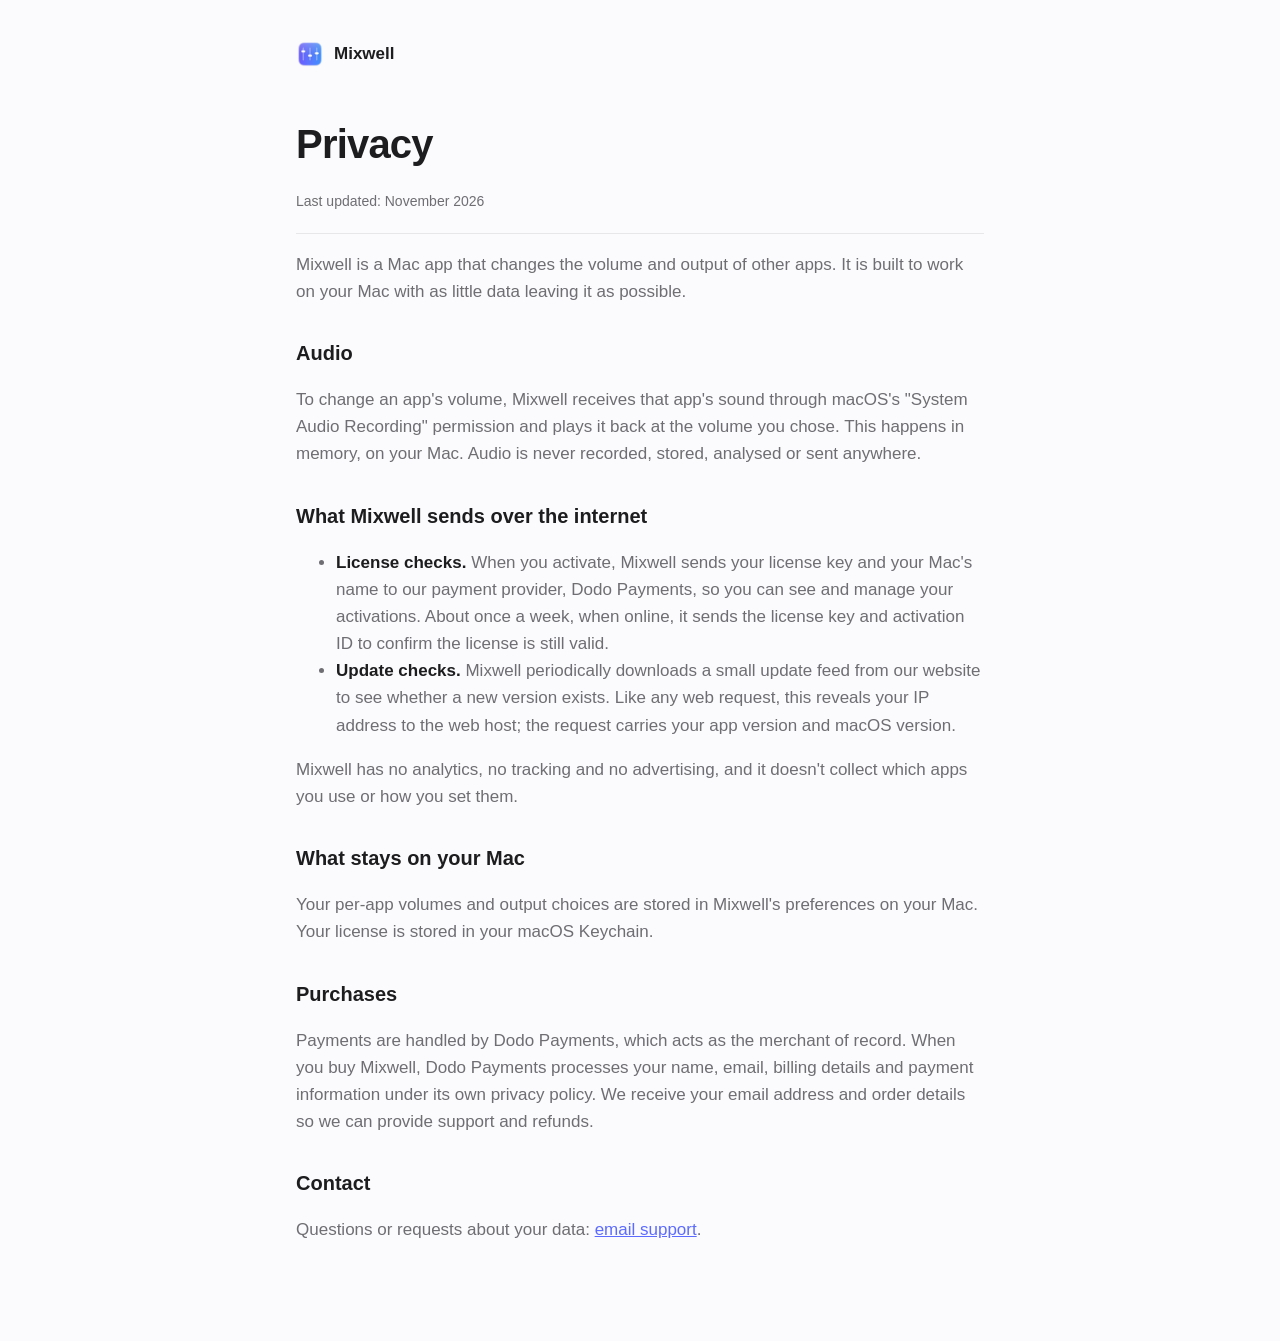
<file: privacy.html>
<!doctype html>
<html lang="en">
<head>
<meta charset="utf-8">
<meta name="viewport" content="width=device-width, initial-scale=1">
<title>Mixwell Privacy</title>
<link rel="icon" href="favicon.png">
<link rel="stylesheet" href="legal.css">
</head>
<body>
<main>
  <a class="back" href="index.html"><img src="icon.png" alt="">Mixwell</a>
  <h1>Privacy</h1>
  <p class="updated">Last updated: <span data-updated>November 2026</span></p>

  <p>Mixwell is a Mac app that changes the volume and output of other apps. It is built to work on your Mac with as little data leaving it as possible.</p>

  <h2>Audio</h2>
  <p>To change an app's volume, Mixwell receives that app's sound through macOS's "System Audio Recording" permission and plays it back at the volume you chose. This happens in memory, on your Mac. Audio is never recorded, stored, analysed or sent anywhere.</p>

  <h2>What Mixwell sends over the internet</h2>
  <ul>
    <li><b>License checks.</b> When you activate, Mixwell sends your license key and your Mac's name to our payment provider, Dodo Payments, so you can see and manage your activations. About once a week, when online, it sends the license key and activation ID to confirm the license is still valid.</li>
    <li><b>Update checks.</b> Mixwell periodically downloads a small update feed from our website to see whether a new version exists. Like any web request, this reveals your IP address to the web host; the request carries your app version and macOS version.</li>
  </ul>
  <p>Mixwell has no analytics, no tracking and no advertising, and it doesn't collect which apps you use or how you set them.</p>

  <h2>What stays on your Mac</h2>
  <p>Your per-app volumes and output choices are stored in Mixwell's preferences on your Mac. Your license is stored in your macOS Keychain.</p>

  <h2>Purchases</h2>
  <p>Payments are handled by Dodo Payments, which acts as the merchant of record. When you buy Mixwell, Dodo Payments processes your name, email, billing details and payment information under its own privacy policy. We receive your email address and order details so we can provide support and refunds.</p>

  <h2>Contact</h2>
  <p>Questions or requests about your data: <a class="support-link" href="#">email support</a>.</p>
</main>
<script src="legal.js"></script>
</body>
</html>
</file>
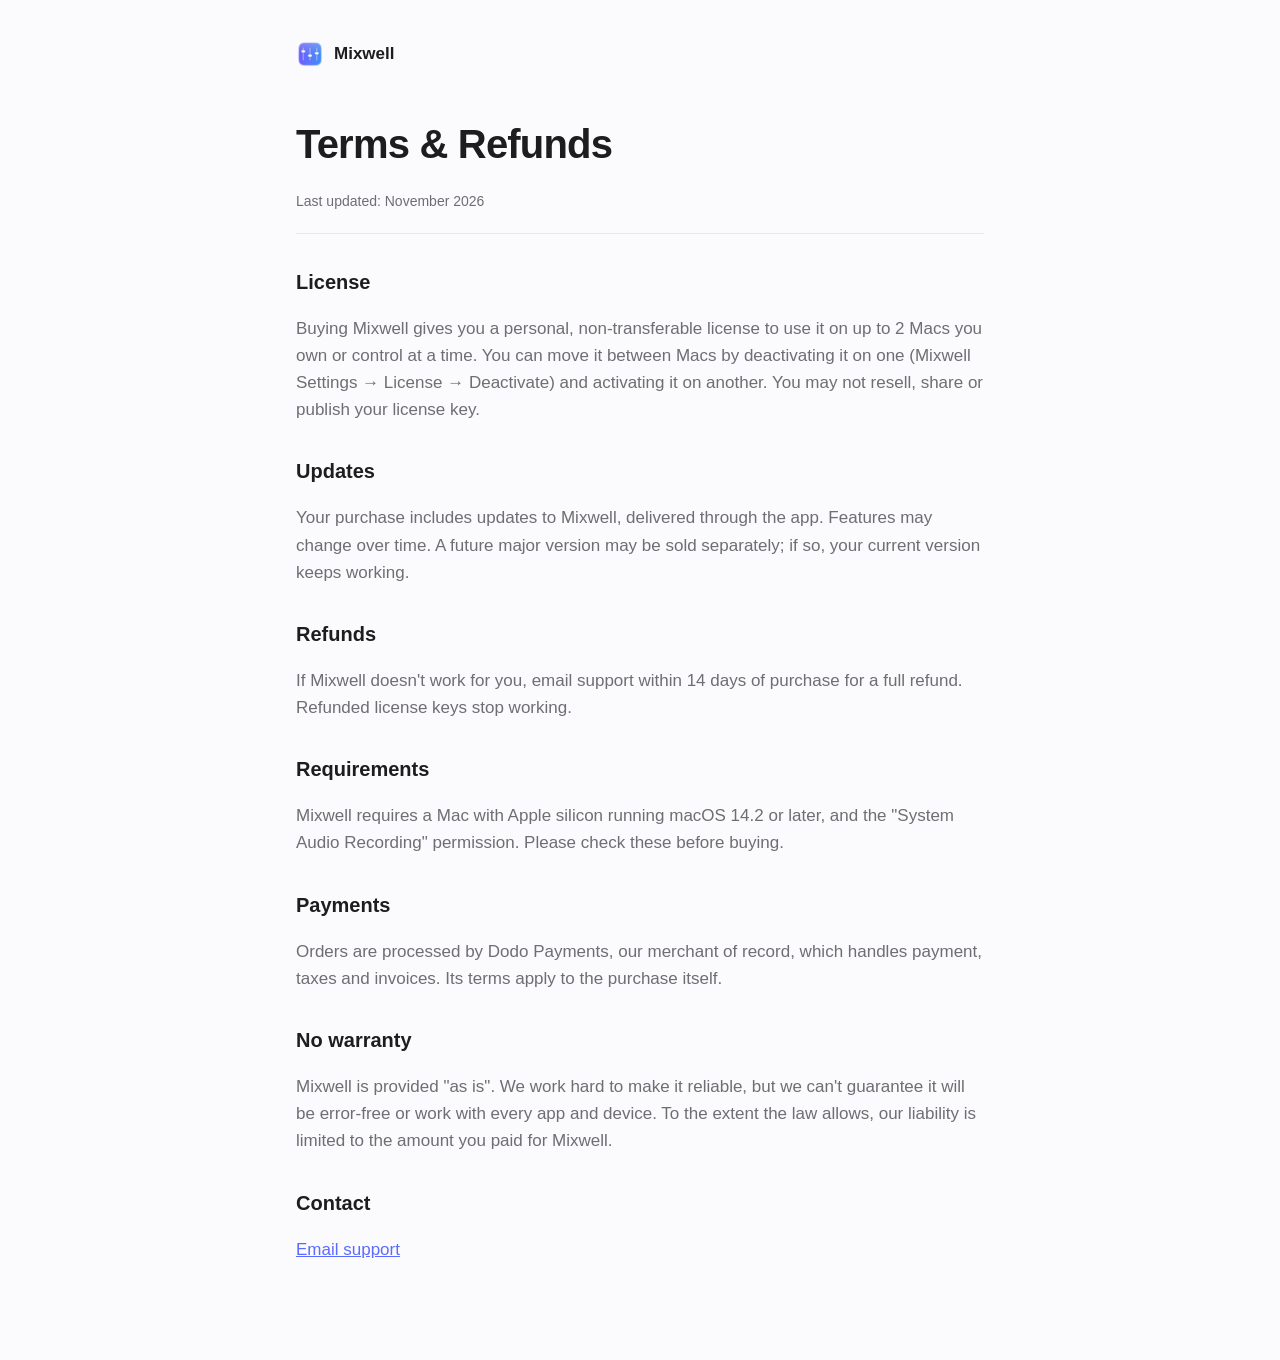
<file: terms.html>
<!doctype html>
<html lang="en">
<head>
<meta charset="utf-8">
<meta name="viewport" content="width=device-width, initial-scale=1">
<title>Mixwell Terms</title>
<link rel="icon" href="favicon.png">
<link rel="stylesheet" href="legal.css">
</head>
<body>
<main>
  <a class="back" href="index.html"><img src="icon.png" alt="">Mixwell</a>
  <h1>Terms &amp; Refunds</h1>
  <p class="updated">Last updated: <span data-updated>November 2026</span></p>

  <h2>License</h2>
  <p>Buying Mixwell gives you a personal, non-transferable license to use it on up to <span class="activations">2</span> Macs you own or control at a time. You can move it between Macs by deactivating it on one (Mixwell Settings → License → Deactivate) and activating it on another. You may not resell, share or publish your license key.</p>

  <h2>Updates</h2>
  <p>Your purchase includes updates to Mixwell, delivered through the app. Features may change over time. A future major version may be sold separately; if so, your current version keeps working.</p>

  <h2>Refunds</h2>
  <p>If Mixwell doesn't work for you, email support within <span class="refund-days">14</span> days of purchase for a full refund. Refunded license keys stop working.</p>

  <h2>Requirements</h2>
  <p>Mixwell requires a Mac with Apple silicon running macOS 14.2 or later, and the "System Audio Recording" permission. Please check these before buying.</p>

  <h2>Payments</h2>
  <p>Orders are processed by Dodo Payments, our merchant of record, which handles payment, taxes and invoices. Its terms apply to the purchase itself.</p>

  <h2>No warranty</h2>
  <p>Mixwell is provided "as is". We work hard to make it reliable, but we can't guarantee it will be error-free or work with every app and device. To the extent the law allows, our liability is limited to the amount you paid for Mixwell.</p>

  <h2>Contact</h2>
  <p><a class="support-link" href="#">Email support</a></p>
</main>
<script src="legal.js"></script>
</body>
</html>
</file>
<file: legal.css>
:root { --bg: #fbfbfd; --text: #1d1d1f; --muted: #6e6e73; --line: rgba(0, 0, 0, 0.08); --accent: #5c6bff; }
@media (prefers-color-scheme: dark) {
  :root:not([data-theme="light"]) { --bg: #0d0d10; --text: #f5f5f7; --muted: #a1a1a6; --line: rgba(255, 255, 255, 0.09); }
}
:root[data-theme="dark"] { --bg: #0d0d10; --text: #f5f5f7; --muted: #a1a1a6; --line: rgba(255, 255, 255, 0.09); }
* { box-sizing: border-box; }
body {
  margin: 0; background: var(--bg); color: var(--text);
  font: 17px/1.6 -apple-system, BlinkMacSystemFont, "SF Pro Text", "Helvetica Neue", Helvetica, Arial, sans-serif;
  -webkit-font-smoothing: antialiased;
}
main { max-width: 720px; margin: 0 auto; padding: 40px 16px 80px; }
.back { display: inline-flex; align-items: center; gap: 10px; font-weight: 700; text-decoration: none; color: var(--text); }
.back img { width: 28px; height: 28px; }
h1 { font-size: 40px; letter-spacing: -0.02em; margin: 36px 0 4px; }
h2 { font-size: 20px; margin: 32px 0 6px; }
p, li { color: var(--muted); }
b { color: var(--text); }
a { color: var(--accent); }
.updated { font-size: 14px; border-bottom: 1px solid var(--line); padding-bottom: 20px; }
</file>
